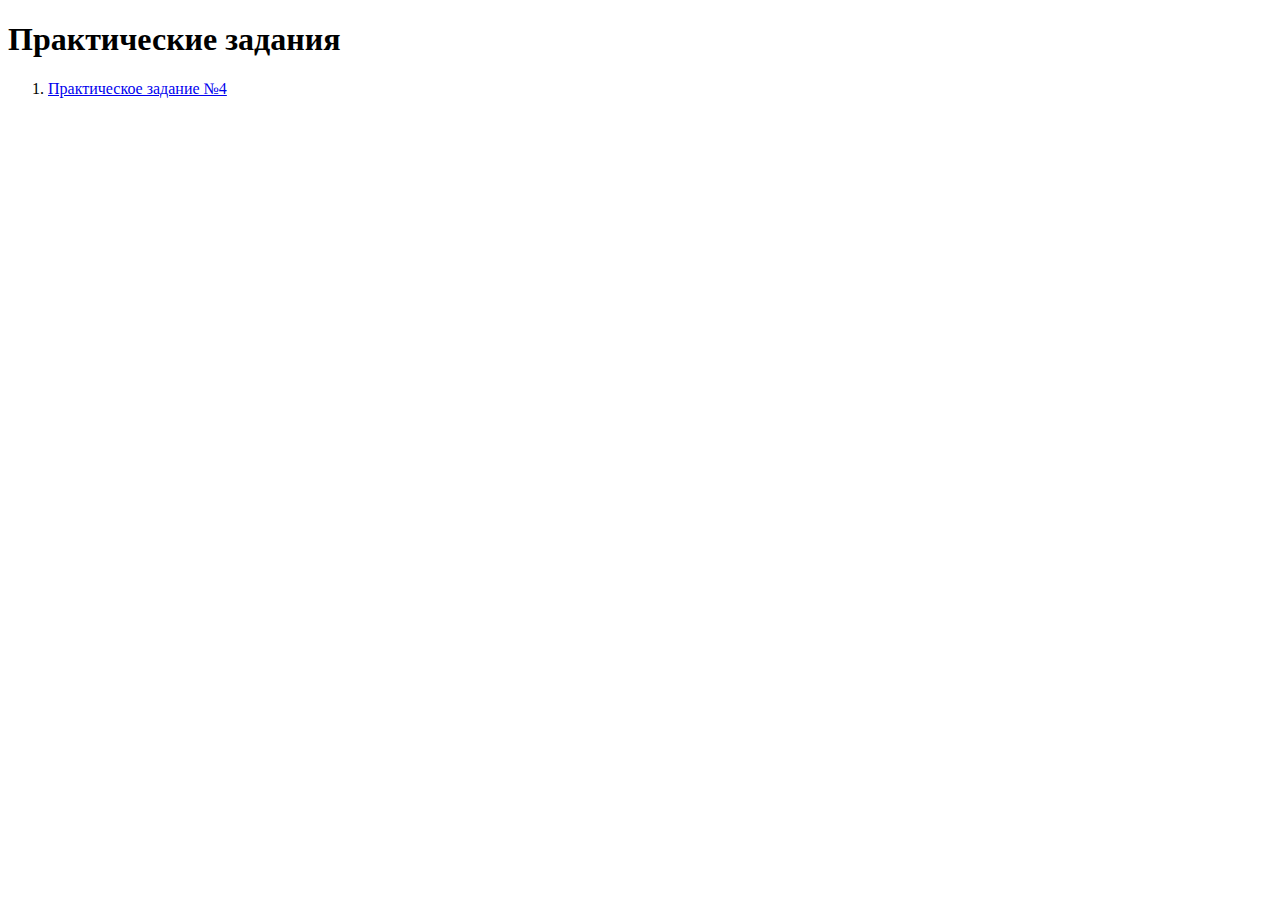
<file: index.html>
<!DOCTYPE html>
<html lang="en">
<head>
    <meta charset="UTF-8">
    <meta name="viewport" content="width=device-width, initial-scale=1.0">
    <title>Практические задания</title>
</head>
<body>
  <h1>Практические задания</h1>
    <ol>
        <li><a href="task4.html">Практическое задание №4</a></li>
    </ol>  
</body>
</html>
</file>
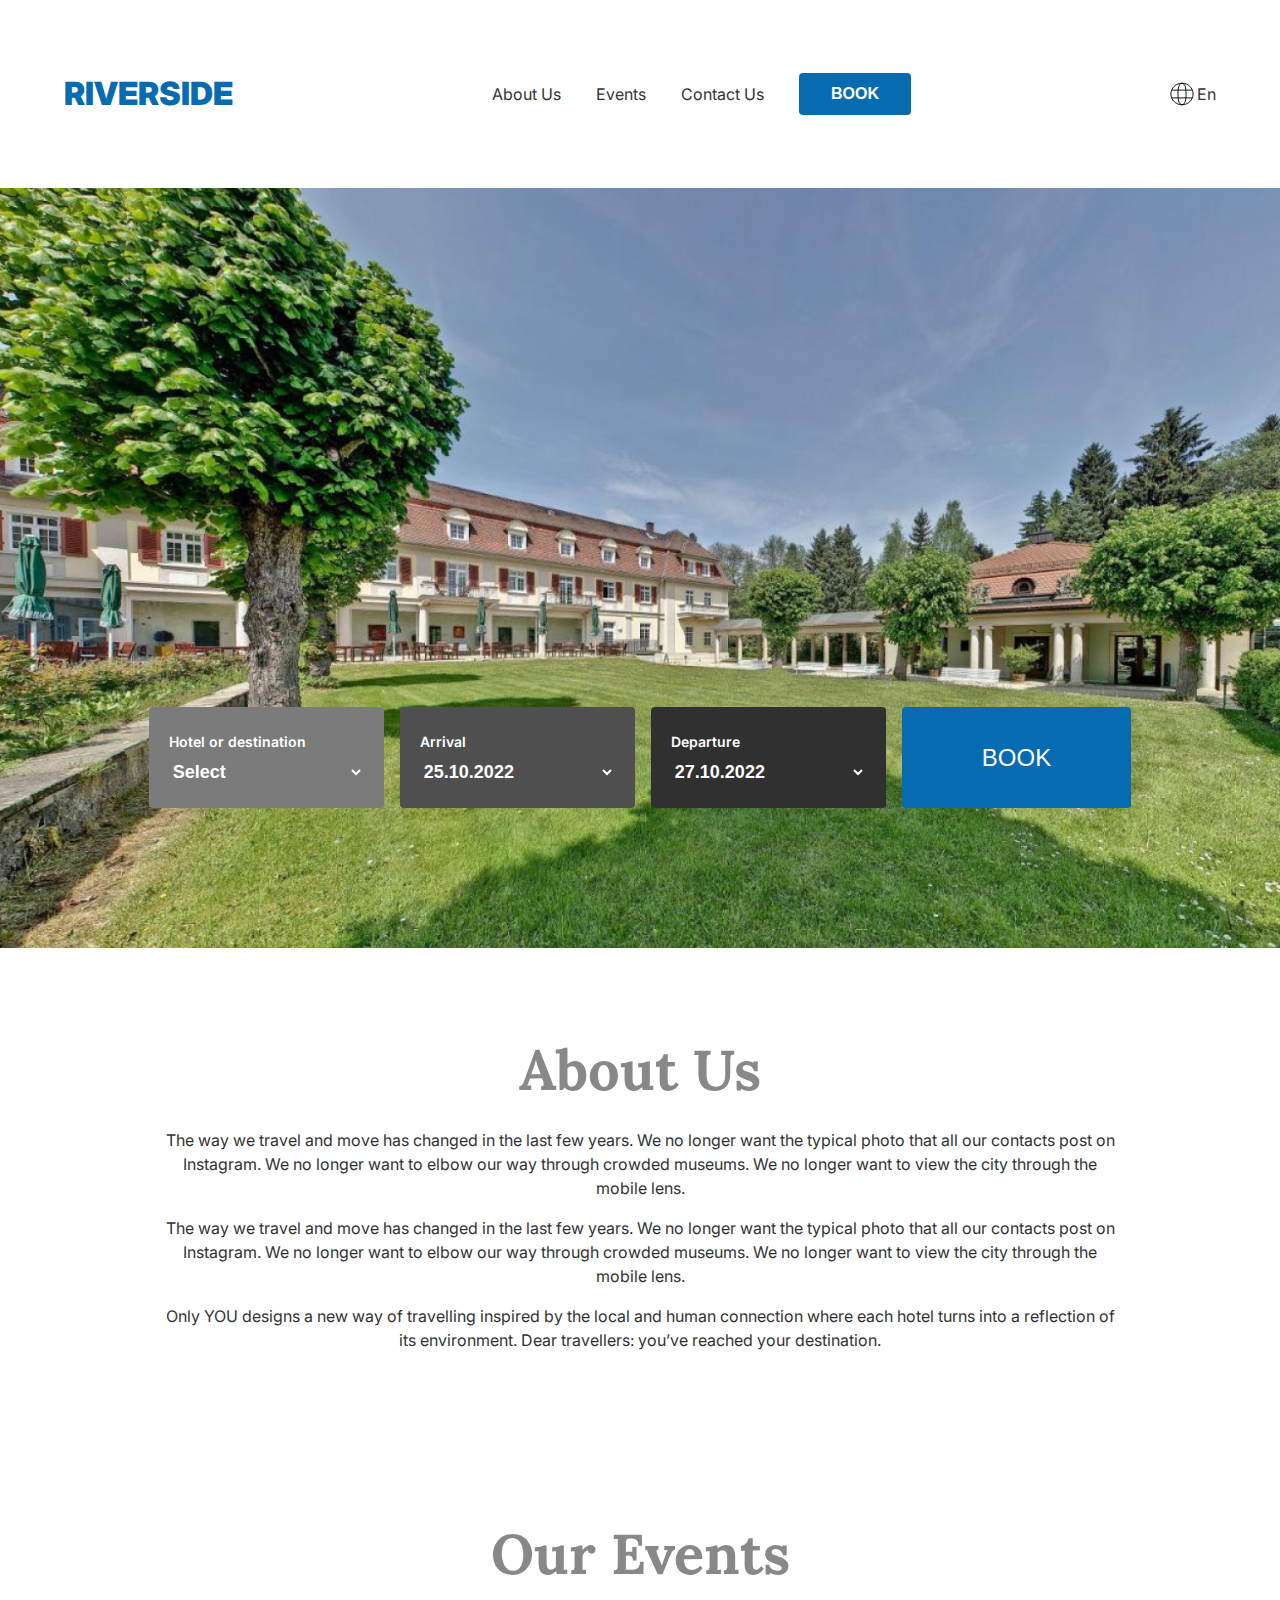
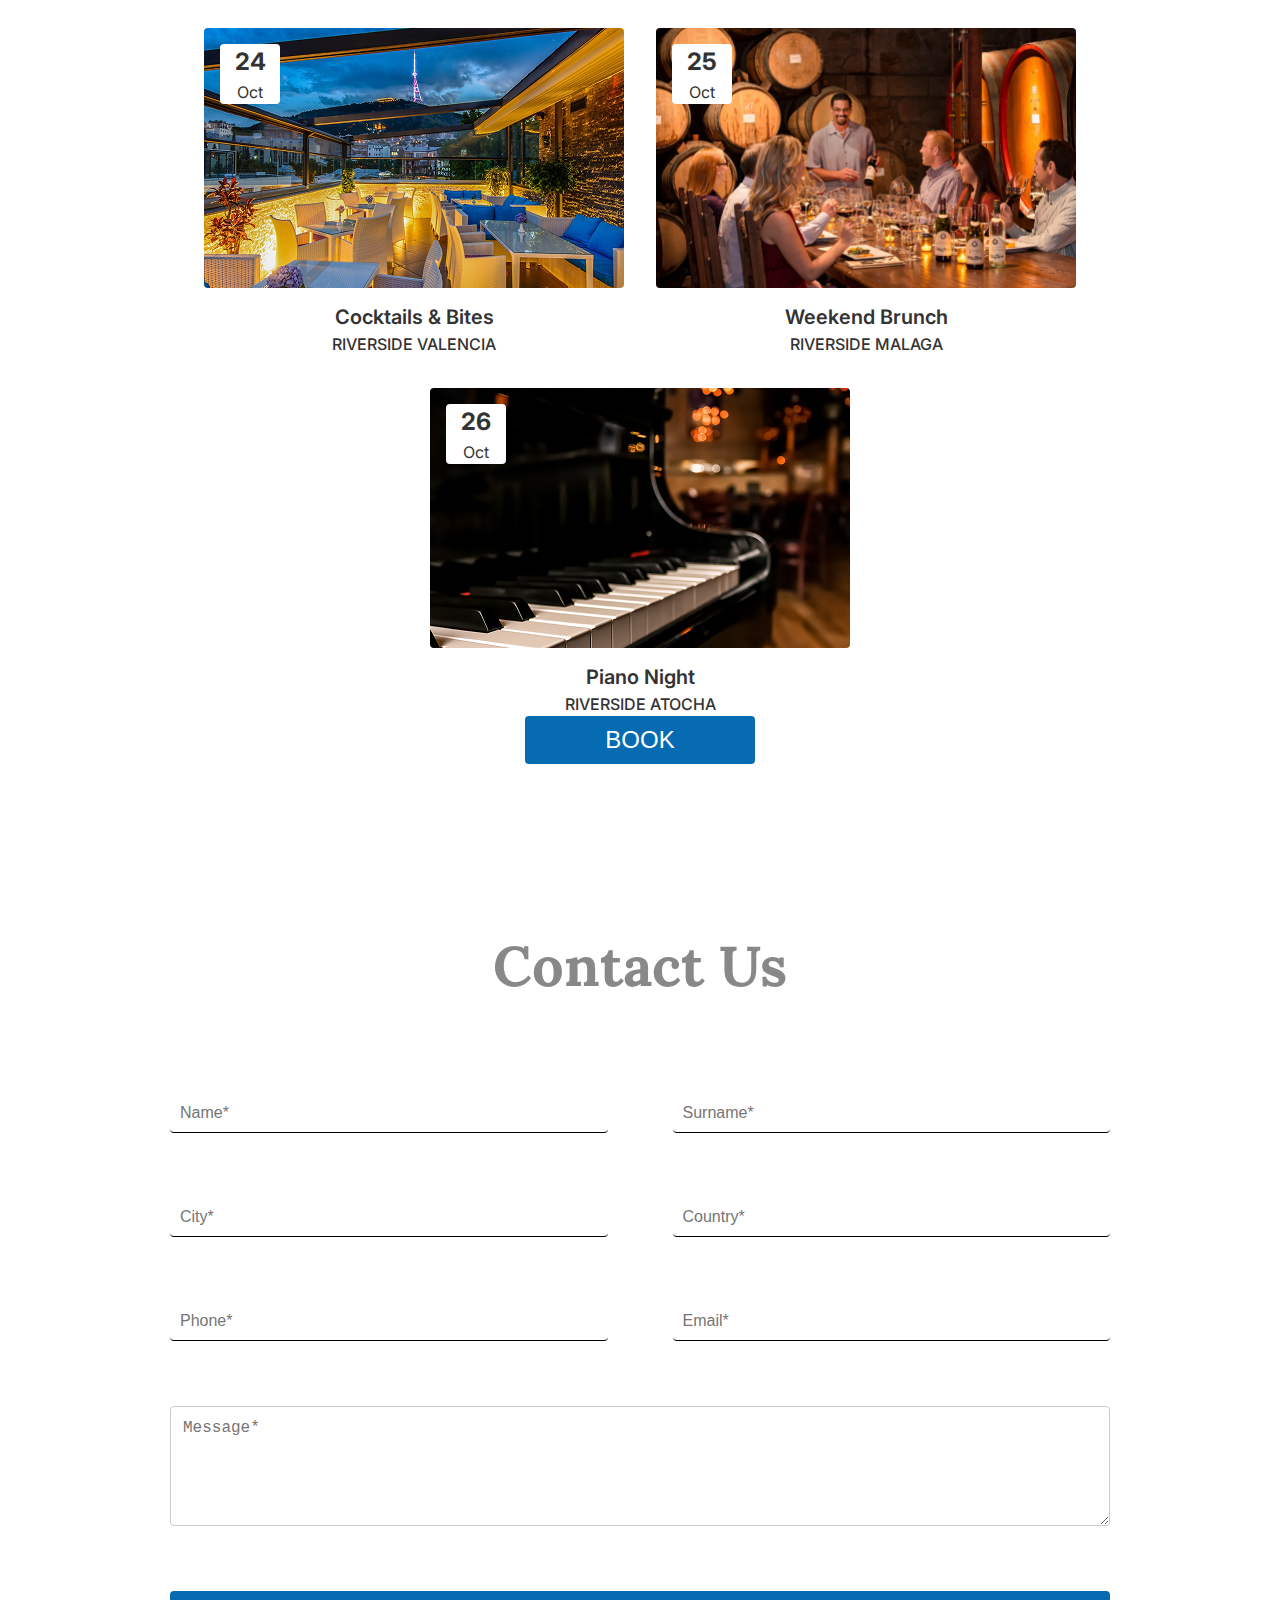
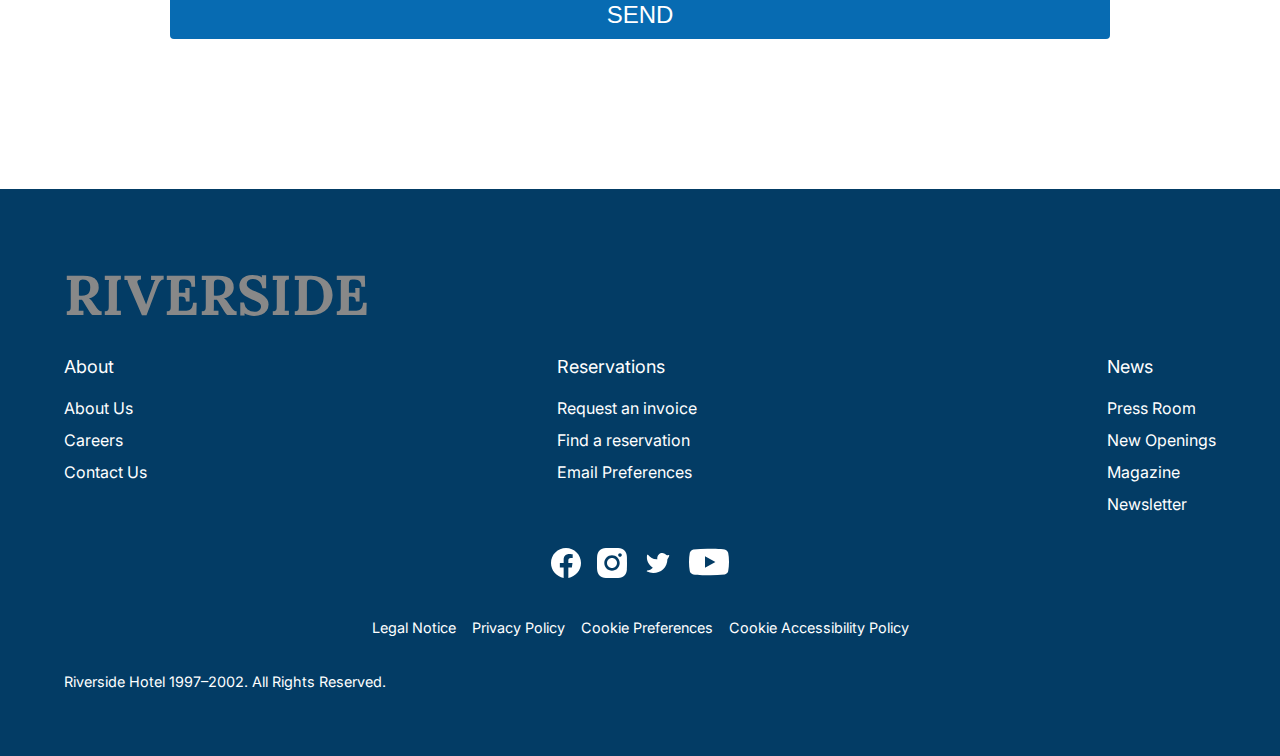
<file: task4.html>
<!DOCTYPE html>
<html lang="en">
  <head>
    <meta charset="UTF-8" />
    <meta name="viewport" content="width=device-width, initial-scale=1.0" />
    <title>Document</title>
    <link rel="stylesheet" href="css/reset.css" />
    <link rel="stylesheet" href="css/task4.css" />
  </head>
  <body>
    <header>
      <button class="burger-menu-btn">
        <img src="images/icons/burger-menu.svg" alt="" />
      
      </button>
      
      <a class="logo" href="#">RIVERSIDE</a>
      <div>
        <nav>
          <a href="#">About Us</a>
          <a href="#">Events</a>
          <a href="#">Contact Us</a>
          <button class="book-btn">BOOK</button>
        </nav>
      </div>
      <div class="lang">
        <img src="images/icons/lang.svg" alt="Language icon" />
        <span>En</span>
      </div>
    </header>

    <main>
      <section class="hero">
        <div class="hero-search">
          <div class="hero-hotel" style="background: #7b7b7b">
            <h4>Hotel or destination</h4>
            <select>
              <option value="">Select</option>
            </select>
          </div>

          <div class="hero-arrival" style="background: #504f4f">
            <h4>Arrival</h4>
            <select>
              <option value="">25.10.2022</option>
            </select>
          </div>

          <div class="hero-departure" style="background: #303030">
            <h4>Departure</h4>
            <select>
              <option value="">27.10.2022</option>
            </select>
          </div>

          <button>BOOK</button>
        </div>
      </section>

      <section id="about" class="about">
        <h2>About Us</h2>
        <p>
          The way we travel and move has changed in the last few years. We no
          longer want the typical photo that all our contacts post on Instagram.
          We no longer want to elbow our way through crowded museums. We no
          longer want to view the city through the mobile lens.
        </p>
        <p>
          The way we travel and move has changed in the last few years. We no
          longer want the typical photo that all our contacts post on Instagram.
          We no longer want to elbow our way through crowded museums. We no
          longer want to view the city through the mobile lens.
        </p>
        <p>
          Only YOU designs a new way of travelling inspired by the local and
          human connection where each hotel turns into a reflection of its
          environment. Dear travellers: you’ve reached your destination.
        </p>
      </section>

      <section id="events" class="events">
        <h2>Our Events</h2>
        <div class="events-cards">
          <figure class="event-card">
            <img src="images/cards/card-1.png" alt="Cocktails & Bites" />
            <figcaption>
              <h4>Cocktails &amp; Bites</h4>
              <p>Riverside Valencia</p>
            </figcaption>
            <div class="event-card-date">
              <span class="event-card-number">24</span>
              <span class="event-card-month">Oct</span>
            </div>
          </figure>
          <figure class="event-card">
            <img src="images/cards/card-2.png" alt="Weekend Brunch" />
            <figcaption>
              <h4>Weekend Brunch</h4>
              <p>Riverside Malaga</p>
            </figcaption>
            <div class="event-card-date">
              <span class="event-card-number">25</span>
              <span class="event-card-month">Oct</span>
            </div>
          </figure>
          <figure class="event-card">
            <img src="images/cards/card-3.png" alt="Piano Night" />
            <figcaption>
              <h4>Piano Night</h4>
              <p>Riverside Atocha</p>
            </figcaption>
            <div class="event-card-date">
              <span class="event-card-number">26</span>
              <span class="event-card-month">Oct</span>
            </div>
          </figure>
        </div>
        <button>Book</button>
      </section>

      <section id="contact-us" class="contact-us">
        <h2>Contact Us</h2>
        <form class="contact-form">
          <div class="contact-form-fields">
            <input type="text" placeholder="Name*" required />
            <input type="text" placeholder="Surname*" required />
            <input type="text" placeholder="City*" required />
            <input type="text" placeholder="Country*" required />
            <input type="text" placeholder="Phone*" required />
            <input type="email" placeholder="Email*" required />
          </div>
          <textarea placeholder="Message*" required></textarea>
          <button type="submit">Send</button>
        </form>
      </section>
    </main>

    <footer>
      <section class="footer-info">
        <h2>RIVERSIDE</h2>
        <div class="footer-links">
          <ul class="footer-links-list">
            <h4>About</h4>
            <li><a href="#">About Us</a></li>
            <li><a href="#">Careers</a></li>
            <li><a href="#">Contact Us</a></li>
          </ul>
          <ul class="footer-links-list">
            <h4>Reservations</h4>
            <li><a href="#">Request an invoice</a></li>
            <li><a href="#">Find a reservation</a></li>
            <li><a href="#">Email Preferences</a></li>
          </ul>
          <ul class="footer-links-list">
            <h4>News</h4>
            <li><a href="#">Press Room</a></li>
            <li><a href="#">New Openings</a></li>
            <li><a href="#">Magazine</a></li>
            <li><a href="#">Newsletter</a></li>
          </ul>
        </div>

        <div class="footer-additional">
          <div class="footer-social-media">
            <a href="#"
              ><img src="images/icons/facebook.svg" alt="Facebook"
            /></a>
            <a href="#"
              ><img src="images/icons/instagram.svg" alt="Instagram"
            /></a>
            <a href="#"><img src="images/icons/twitter.svg" alt="Twitter" /></a>
            <a href="#"><img src="images/icons/youtube.svg" alt="YouTube" /></a>
          </div>
        </div>

        <div class="footer-additional-policy">
          <a href="#">Legal Notice</a>
          <a href="#">Privacy Policy</a>
          <a href="#">Cookie Preferences</a>
          <a href="#">Cookie Accessibility Policy</a>
        </div>

        <p class="footer-rights">
          Riverside Hotel 1997–2002. All Rights Reserved.
        </p>
      </section>
    </footer>
  </body>
</html>
</file>
<file: css/task4.css>
@import url("https://fonts.googleapis.com/css2?family=Inter:ital,opsz,wght@0,14..32,100..900;1,14..32,100..900&family=Lora:ital,wght@0,400..700;1,400..700&family=Rubik:ital,wght@0,300..900;1,300..900&display=swap");

*,
*::before,
*::after {
  box-sizing: border-box;
  margin: 0;
  padding: 0;
}
.burger-menu-btn {
  display: none;
}
body {
  font-family: "Inter", sans-serif;
  color: #333;
  line-height: 1.5;
}

a {
  text-decoration: none;
  color: inherit;
}

header {
  display: flex;
  justify-content: space-between;
  align-items: center;
  padding: 70px 5%;
  max-width: 1512px;
  margin: 0 auto;
}

.logo {
  font-family: "Inter", sans-serif;
  font-size: 32px;
  font-weight: 900;
  color: #076bb2;
}

nav {
  display: flex;
  gap: 35px;
  align-items: center;
}

.book-btn,
button {
  background: #076bb2;
  color: #fff;
  border: none;
  padding: 12px 32px;
  font-size: 1rem;
  font-weight: 600;
  text-transform: uppercase;
  cursor: pointer;
  border-radius: 4px;
}

.lang {
  display: flex;
  align-items: center;
  gap: 8px;
}

.lang img {
  width: 24px;
  height: auto;
}

.hero {
  height: calc(100vh - 140px);
  background: url("../images/hero.png") center/cover no-repeat;
  display: flex;
  align-items: flex-end;
  justify-content: center;
  padding-bottom: 140px;
}

.hero-search {
  display: flex;
  gap: 1rem;
}

.hero-search > div {
  width: 235px;
  padding: 24px 20px;
  background: rgba(0, 0, 0, 0.4);
  color: #fff;
  border-radius: 4px;
}

.hero-search h4 {
  font-size: 0.875rem;
  font-weight: 600;
  margin-bottom: 8px;
}

.hero-search select {
  width: 100%;
  background: transparent;
  border: none;
  color: #fff;
  font-size: 1.125rem;
  font-weight: 600;
}

.about,
.events,
.contact-us {
  padding: 80px 5%;
  text-align: center;
}

.about {
  max-width: 1080px;
  margin: 0 auto;
}

h2 {
  font-family: "Lora", serif;
  font-size: 3.5rem;
  font-weight: 700;
  color: #888;
  margin-bottom: 1rem;
}

.about p {
  margin-top: 1rem;
}

.events .events-cards {
  display: flex;
  flex-wrap: wrap;
  justify-content: center;
  gap: 2rem;
  margin-top: 2rem;
}

.event-card {
  position: relative;
  width: 420px;
}

.event-card img {
  width: 100%;
  height: 260px;
  object-fit: cover;
  border-radius: 4px;
}

.event-card-date {
  position: absolute;
  top: 16px;
  left: 16px;
  background: #fff;
  width: 60px;
  height: 60px;
  display: flex;
  flex-direction: column;
  align-items: center;
  justify-content: center;
  border-radius: 4px;
}

.event-card-number {
  font-size: 1.5rem;
  font-weight: 700;
}

.event-card-month {
  font-size: 1rem;
}

.event-card figcaption {
  margin-top: 0.5rem;
}

.event-card h4 {
  font-size: 1.25rem;
  font-weight: 600;
}

.event-card p {
  font-size: 1rem;
  font-weight: 500;
  text-transform: uppercase;
}

.contact-form {
  max-width: 1080px;
  margin: 0 auto;
  display: grid;
  grid-template-columns: repeat(auto-fill, minmax(240px, 1fr));
  gap: 1rem;
  padding-top: 2rem;
}

.contact-form input,
.contact-form textarea {
  width: 100%;
  padding: 0.75rem;
  border: 1px solid #ccc;
  border-radius: 4px;
  font-size: 1rem;
}

.contact-form textarea {
  grid-column: 1 / -1;
  min-height: 120px;
  resize: vertical;
}

.contact-form button {
  grid-column: 1 / -1;
  justify-self: center;
  width: auto;
}

footer {
  background: #033c65;
  color: #fff;
  padding: 4rem 5%;
}

.footer-info {
  max-width: 1160px;
  margin: 0 auto;
}

.footer-links {
  display: flex;
  flex-wrap: wrap;
  gap: 2rem;
  margin-bottom: 2rem;
}

.footer-links-list {
  display: flex;
  flex-direction: column;
  gap: 0.5rem;
}

.footer-links-list h4 {
  font-size: 1.125rem;
  margin-bottom: 0.5rem;
}

.footer-links-list a {
  font-size: 1rem;
  color: #fff;
}

.footer-social-media {
  display: flex;
  gap: 1rem;
  justify-content: center;
  margin-bottom: 2rem;
}

.footer-additional-policy {
  display: flex;
  flex-wrap: wrap;
  gap: 1rem;
  justify-content: center;
  margin-bottom: 2rem;
}

.footer-additional-policy a,
.footer-rights {
  font-size: 0.9rem;
  color: #fff;
}
.contact-form {
  padding: 70px;
  display: flex;
  flex-direction: column;
  gap: 65px;
  max-width: 1080px;
  margin: 0 auto;
}
.contact-form-fields {
  display: grid;
  grid-template-columns: repeat(2, 1fr);
  gap: 65px;
}
.contact-form-fields input {
  border: none;
  outline: none;
  border-bottom: 1px solid black;
  font-size: 16px;
  padding: 10px;
}
button {
  border: none;
  padding: 10px 80px;
  background: #076bb2;
  color: white;
  font-size: 24px;
  font-weight: 500;
  text-transform: uppercase;
  cursor: pointer;
}
.footer-links {
  display: flex;
  justify-content: space-between;
}
@media screen and (max-width: 992px) {
  .burger-menu-btn {
    display: block;
  }
}

@media screen and (max-width: 992px) {
  header nav {
    display: none;
  }
}
.lang {
  display: flex;
  align-items: center;
  gap: 3px;
}
@media screen and (max-width: 1224px) {
  header {
    padding: 40px;
  }
}

@media (max-width: 767px) {
  .burger-menu-btn {
    display: block;
  }
}
</file>
